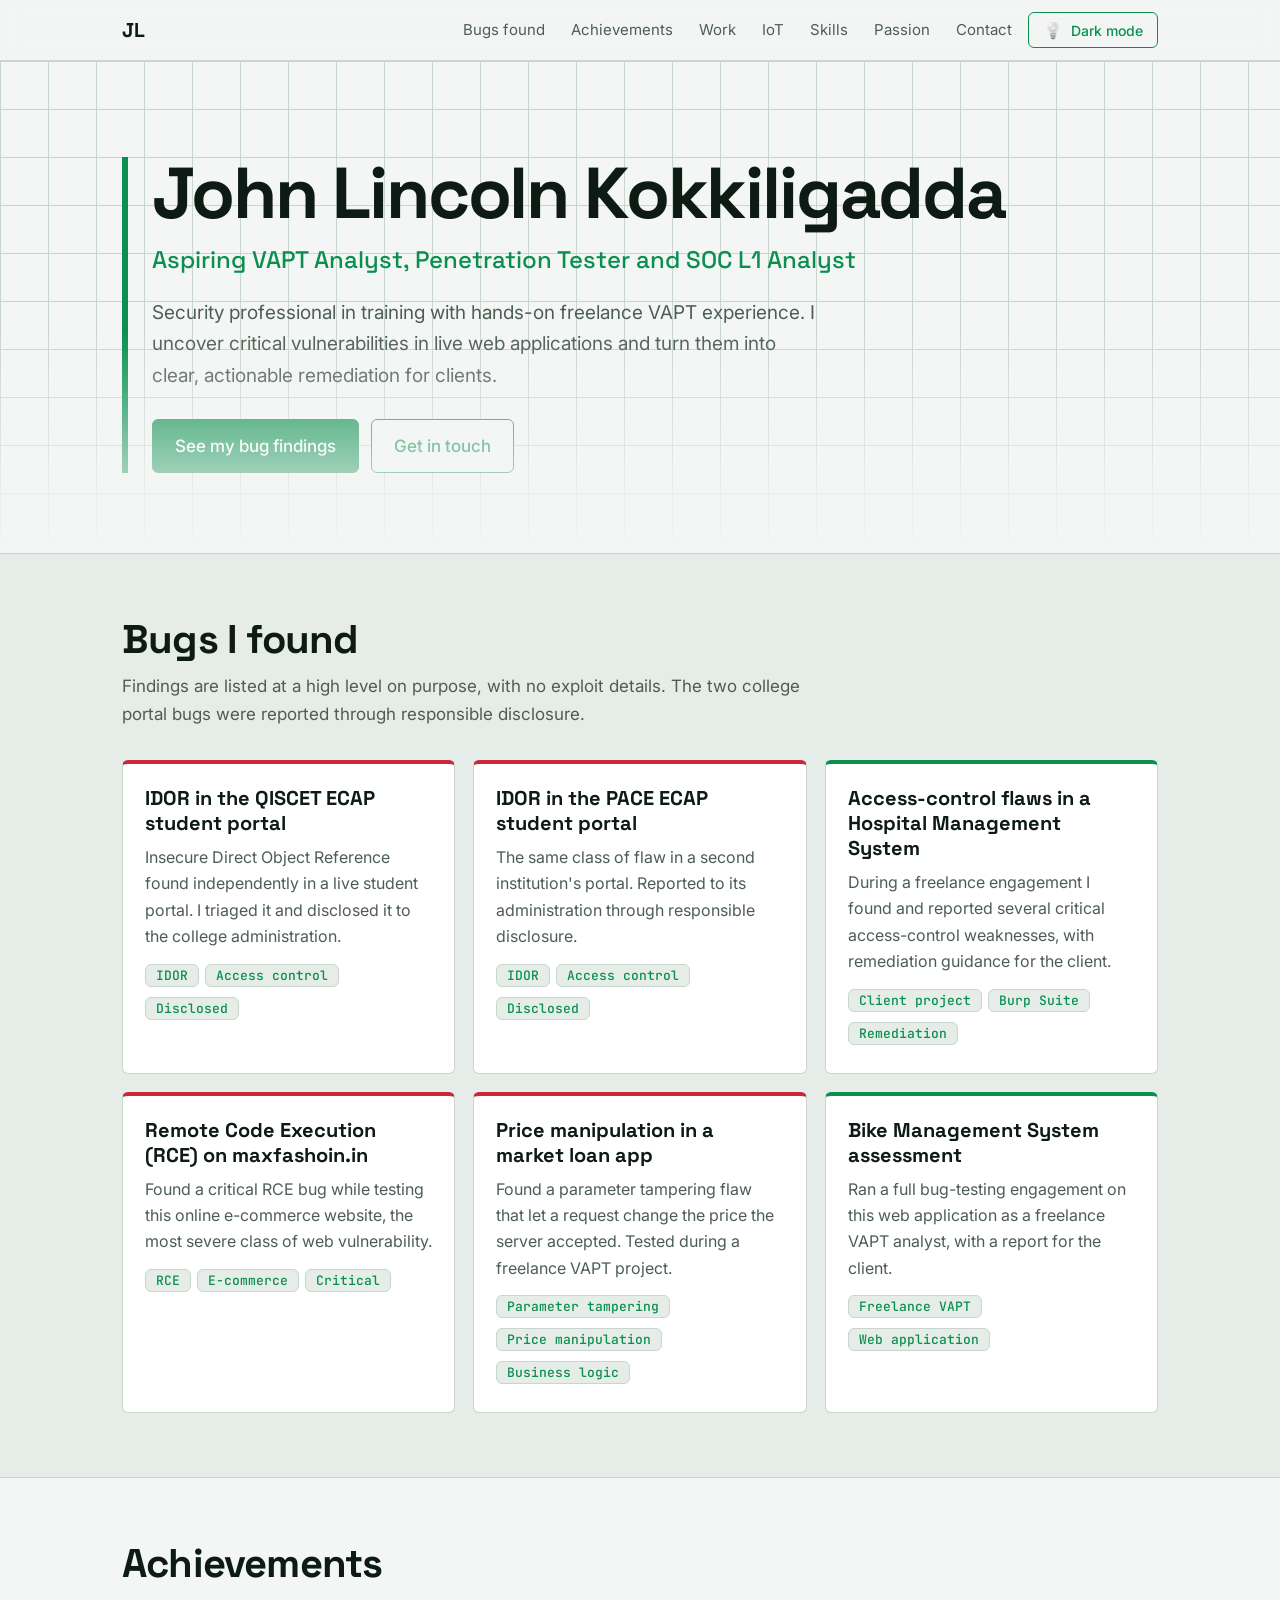
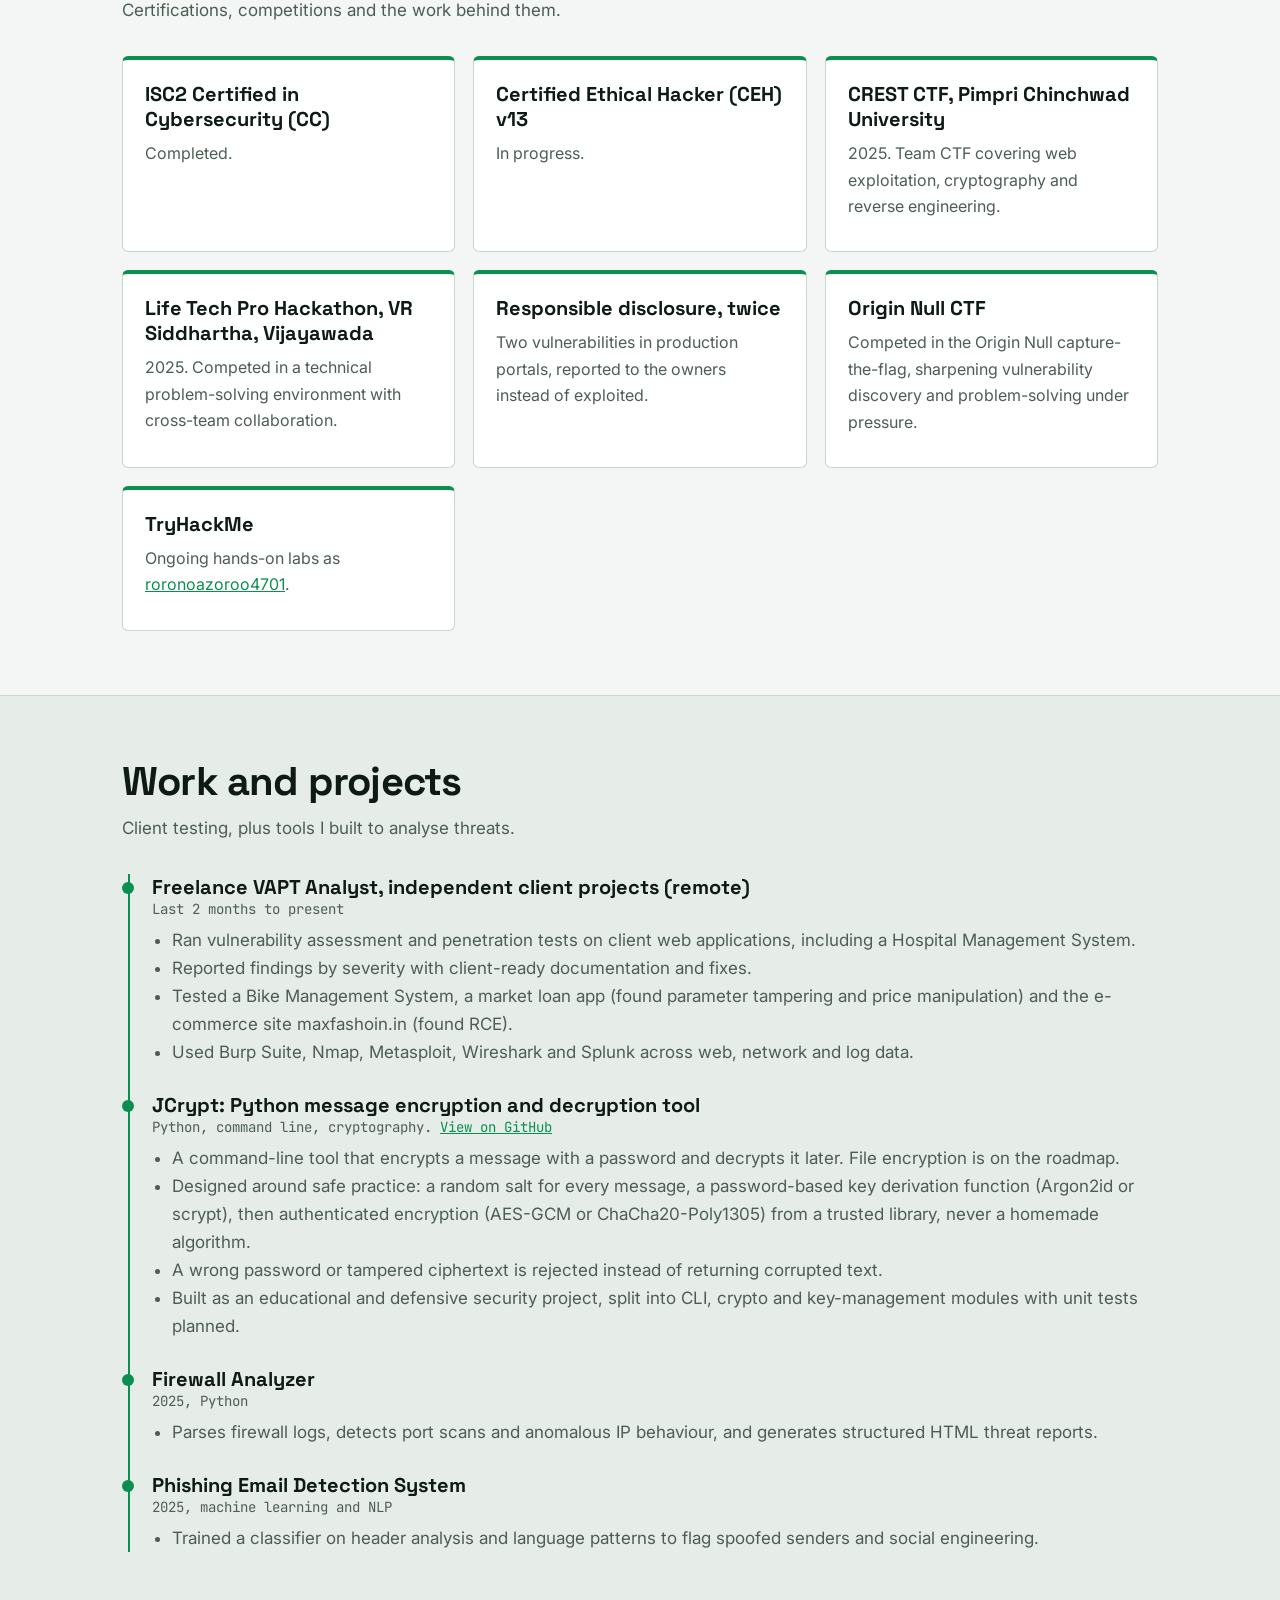
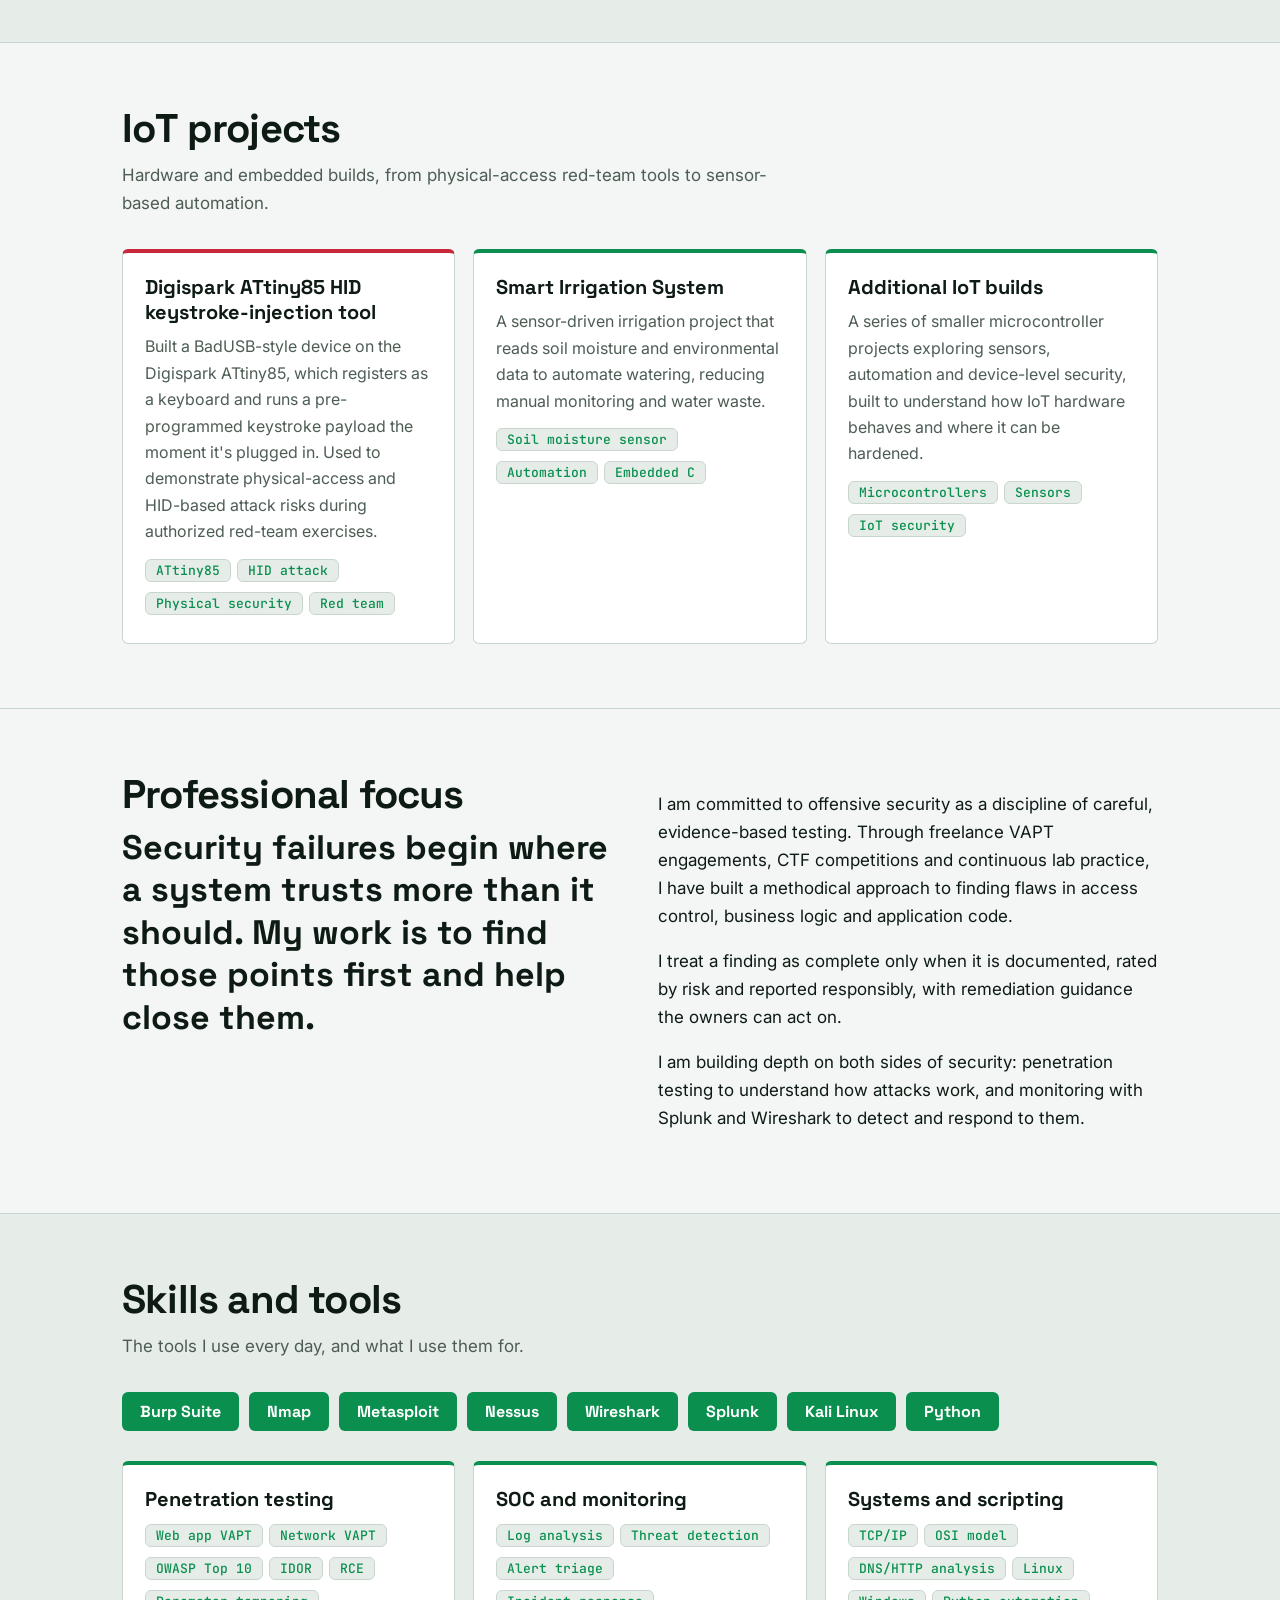
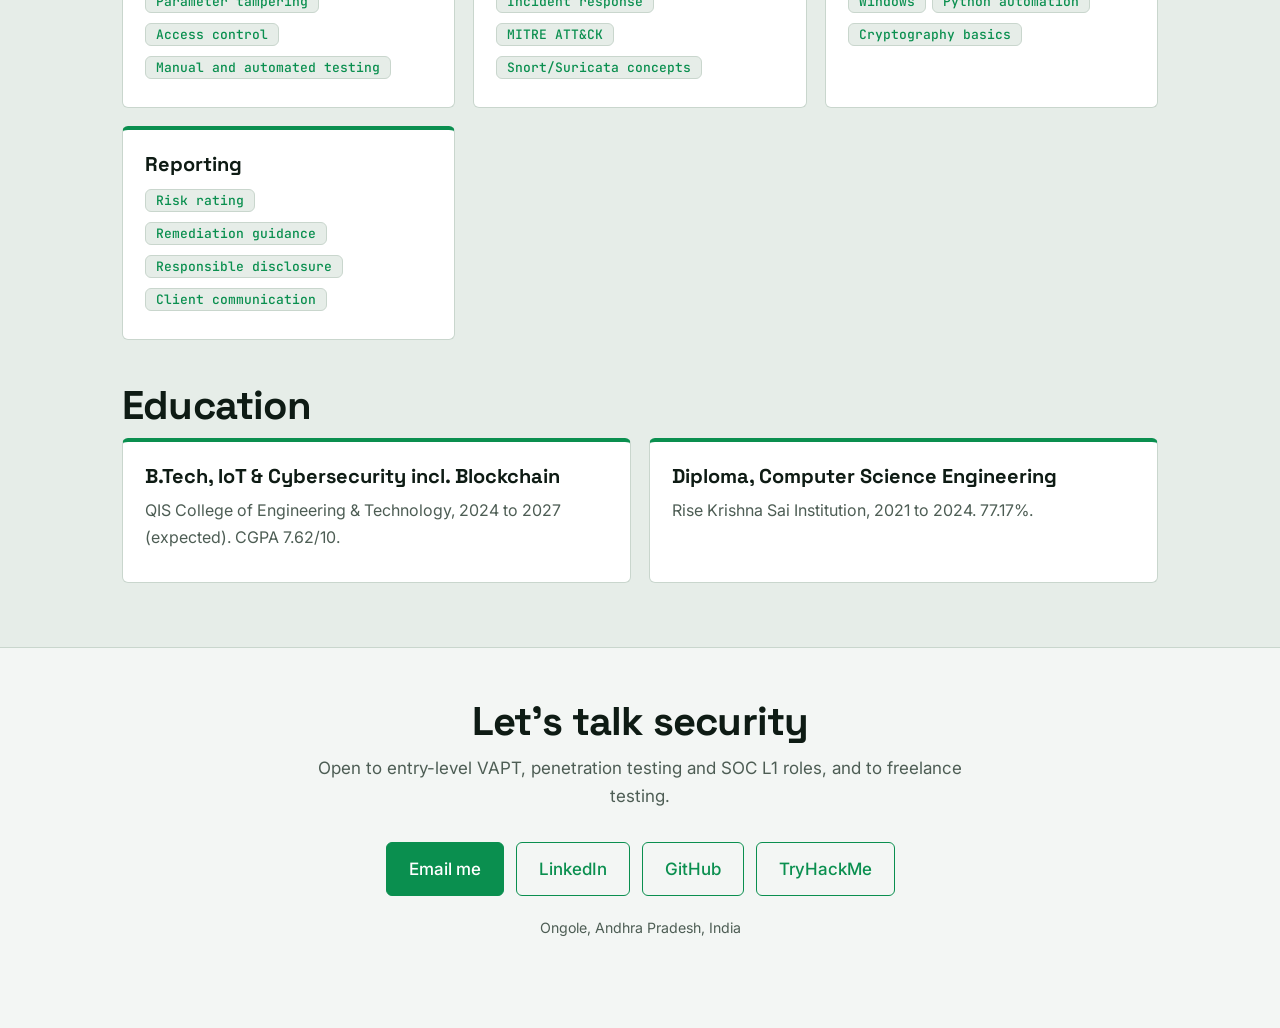
<file: index.html>
<!DOCTYPE html>
<html lang="en">
<head>
  <meta charset="utf-8">
  <meta name="viewport" content="width=device-width, initial-scale=1, viewport-fit=cover">
  <title>John Lincoln Kokkiligadda | VAPT Analyst &amp; SOC Aspirant</title>
  <link rel="preconnect" href="https://fonts.googleapis.com">
  <link href="https://fonts.googleapis.com/css2?family=Space+Grotesk:wght@500;700&family=Inter:wght@400;500&family=JetBrains+Mono:wght@400;500&display=swap" rel="stylesheet">
  <link rel="stylesheet" href="css/style.css">
</head>
<body>
<header><div class="wrap"><nav>
<a class="logo" href="#top">JL</a>
<a class="nav-link" href="#bugs">Bugs found</a><a class="nav-link" href="#wins">Achievements</a><a class="nav-link" href="#work">Work</a><a class="nav-link" href="#iot">IoT</a><a class="nav-link" href="#skills">Skills</a><a class="nav-link" href="#passion">Passion</a><a class="nav-link" href="#contact">Contact</a>
<button id="theme-toggle" aria-label="Switch between light and dark theme"><span id="theme-icon" aria-hidden="true">💡</span> <span id="theme-label">Dark mode</span></button>
</nav></div></header>

<main id="top">
<div class="hero"><div class="wrap">
<div class="hero-content">
<h1>John Lincoln Kokkiligadda</h1>
<p class="role">Aspiring VAPT Analyst, Penetration Tester and SOC L1 Analyst</p>
<p class="intro">Security professional in training with hands-on freelance VAPT experience. I uncover critical vulnerabilities in live web applications and turn them into clear, actionable remediation for clients.</p>
<div class="buttons"><a class="btn btn-solid" href="#bugs">See my bug findings</a><a class="btn btn-outline" href="#contact">Get in touch</a></div>
</div></div></div>

<section id="bugs" class="soft"><div class="wrap">
<h2>Bugs I found</h2>
<p class="lead">Findings are listed at a high level on purpose, with no exploit details. The two college portal bugs were reported through responsible disclosure.</p>
<div class="grid">
<article class="card critical"><h3>IDOR in the QISCET ECAP student portal</h3><p>Insecure Direct Object Reference found independently in a live student portal. I triaged it and disclosed it to the college administration.</p><span class="tag">IDOR</span><span class="tag">Access control</span><span class="tag">Disclosed</span></article>
<article class="card critical"><h3>IDOR in the PACE ECAP student portal</h3><p>The same class of flaw in a second institution's portal. Reported to its administration through responsible disclosure.</p><span class="tag">IDOR</span><span class="tag">Access control</span><span class="tag">Disclosed</span></article>
<article class="card"><h3>Access-control flaws in a Hospital Management System</h3><p>During a freelance engagement I found and reported several critical access-control weaknesses, with remediation guidance for the client.</p><span class="tag">Client project</span><span class="tag">Burp Suite</span><span class="tag">Remediation</span></article>
<article class="card critical"><h3>Remote Code Execution (RCE) on maxfashoin.in</h3><p>Found a critical RCE bug while testing this online e-commerce website, the most severe class of web vulnerability.</p><span class="tag">RCE</span><span class="tag">E-commerce</span><span class="tag">Critical</span></article>
<article class="card critical"><h3>Price manipulation in a market loan app</h3><p>Found a parameter tampering flaw that let a request change the price the server accepted. Tested during a freelance VAPT project.</p><span class="tag">Parameter tampering</span><span class="tag">Price manipulation</span><span class="tag">Business logic</span></article>
<article class="card"><h3>Bike Management System assessment</h3><p>Ran a full bug-testing engagement on this web application as a freelance VAPT analyst, with a report for the client.</p><span class="tag">Freelance VAPT</span><span class="tag">Web application</span></article>
</div></div></section>

<section id="wins"><div class="wrap">
<h2>Achievements</h2>
<p class="lead">Certifications, competitions and the work behind them.</p>
<div class="grid">
<div class="card"><h3>ISC2 Certified in Cybersecurity (CC)</h3><p>Completed.</p></div>
<div class="card"><h3>Certified Ethical Hacker (CEH) v13</h3><p>In progress.</p></div>
<div class="card"><h3>CREST CTF, Pimpri Chinchwad University</h3><p>2025. Team CTF covering web exploitation, cryptography and reverse engineering.</p></div>
<div class="card"><h3>Life Tech Pro Hackathon, VR Siddhartha, Vijayawada</h3><p>2025. Competed in a technical problem-solving environment with cross-team collaboration.</p></div>
<div class="card"><h3>Responsible disclosure, twice</h3><p>Two vulnerabilities in production portals, reported to the owners instead of exploited.</p></div>
<div class="card"><h3>Origin Null CTF</h3><p>Competed in the Origin Null capture-the-flag, sharpening vulnerability discovery and problem-solving under pressure.</p></div>
<div class="card"><h3>TryHackMe</h3><p>Ongoing hands-on labs as <a href="https://tryhackme.com/p/roronoazoroo4701">roronoazoroo4701</a>.</p></div>
</div></div></section>

<section id="work" class="soft"><div class="wrap">
<h2>Work and projects</h2>
<p class="lead">Client testing, plus tools I built to analyse threats.</p>
<div class="timeline">
<div class="item"><h3>Freelance VAPT Analyst, independent client projects (remote)</h3><div class="when">Last 2 months to present</div>
<ul><li>Ran vulnerability assessment and penetration tests on client web applications, including a Hospital Management System.</li><li>Reported findings by severity with client-ready documentation and fixes.</li><li>Tested a Bike Management System, a market loan app (found parameter tampering and price manipulation) and the e-commerce site maxfashoin.in (found RCE).</li><li>Used Burp Suite, Nmap, Metasploit, Wireshark and Splunk across web, network and log data.</li></ul></div>
<div class="item"><h3>JCrypt: Python message encryption and decryption tool</h3><div class="when">Python, command line, cryptography. <a href="https://github.com/johnlincoln-pen/JCrypt_Tool">View on GitHub</a></div>
<ul><li>A command-line tool that encrypts a message with a password and decrypts it later. File encryption is on the roadmap.</li><li>Designed around safe practice: a random salt for every message, a password-based key derivation function (Argon2id or scrypt), then authenticated encryption (AES-GCM or ChaCha20-Poly1305) from a trusted library, never a homemade algorithm.</li><li>A wrong password or tampered ciphertext is rejected instead of returning corrupted text.</li><li>Built as an educational and defensive security project, split into CLI, crypto and key-management modules with unit tests planned.</li></ul></div>
<div class="item"><h3>Firewall Analyzer</h3><div class="when">2025, Python</div>
<ul><li>Parses firewall logs, detects port scans and anomalous IP behaviour, and generates structured HTML threat reports.</li></ul></div>
<div class="item"><h3>Phishing Email Detection System</h3><div class="when">2025, machine learning and NLP</div>
<ul><li>Trained a classifier on header analysis and language patterns to flag spoofed senders and social engineering.</li></ul></div>
</div></div></section>

<section id="iot"><div class="wrap">
<h2>IoT projects</h2>
<p class="lead">Hardware and embedded builds, from physical-access red-team tools to sensor-based automation.</p>
<div class="grid">
<article class="card critical"><h3>Digispark ATtiny85 HID keystroke-injection tool</h3><p>Built a BadUSB-style device on the Digispark ATtiny85, which registers as a keyboard and runs a pre-programmed keystroke payload the moment it's plugged in. Used to demonstrate physical-access and HID-based attack risks during authorized red-team exercises.</p><span class="tag">ATtiny85</span><span class="tag">HID attack</span><span class="tag">Physical security</span><span class="tag">Red team</span></article>
<article class="card"><h3>Smart Irrigation System</h3><p>A sensor-driven irrigation project that reads soil moisture and environmental data to automate watering, reducing manual monitoring and water waste.</p><span class="tag">Soil moisture sensor</span><span class="tag">Automation</span><span class="tag">Embedded C</span></article>
<article class="card"><h3>Additional IoT builds</h3><p>A series of smaller microcontroller projects exploring sensors, automation and device-level security, built to understand how IoT hardware behaves and where it can be hardened.</p><span class="tag">Microcontrollers</span><span class="tag">Sensors</span><span class="tag">IoT security</span></article>
</div></div></section>

<section id="passion"><div class="wrap passion-grid">
<div><h2>Professional focus</h2><p class="quote">Security failures begin where a system trusts more than it should. My work is to find those points first and help close them.</p></div>
<div>
<p>I am committed to offensive security as a discipline of careful, evidence-based testing. Through freelance VAPT engagements, CTF competitions and continuous lab practice, I have built a methodical approach to finding flaws in access control, business logic and application code.</p>
<p>I treat a finding as complete only when it is documented, rated by risk and reported responsibly, with remediation guidance the owners can act on.</p>
<p>I am building depth on both sides of security: penetration testing to understand how attacks work, and monitoring with Splunk and Wireshark to detect and respond to them.</p>
</div></div></section>

<section class="soft"><div class="wrap">
<h2 id="skills">Skills and tools</h2>
<p class="lead">The tools I use every day, and what I use them for.</p>
<div class="tools"><span class="tool">Burp Suite</span><span class="tool">Nmap</span><span class="tool">Metasploit</span><span class="tool">Nessus</span><span class="tool">Wireshark</span><span class="tool">Splunk</span><span class="tool">Kali Linux</span><span class="tool">Python</span></div>
<div class="grid">
<div class="card"><h3>Penetration testing</h3><span class="tag">Web app VAPT</span><span class="tag">Network VAPT</span><span class="tag">OWASP Top 10</span><span class="tag">IDOR</span><span class="tag">RCE</span><span class="tag">Parameter tampering</span><span class="tag">Access control</span><span class="tag">Manual and automated testing</span></div>
<div class="card"><h3>SOC and monitoring</h3><span class="tag">Log analysis</span><span class="tag">Threat detection</span><span class="tag">Alert triage</span><span class="tag">Incident response</span><span class="tag">MITRE ATT&amp;CK</span><span class="tag">Snort/Suricata concepts</span></div>
<div class="card"><h3>Systems and scripting</h3><span class="tag">TCP/IP</span><span class="tag">OSI model</span><span class="tag">DNS/HTTP analysis</span><span class="tag">Linux</span><span class="tag">Windows</span><span class="tag">Python automation</span><span class="tag">Cryptography basics</span></div>
<div class="card"><h3>Reporting</h3><span class="tag">Risk rating</span><span class="tag">Remediation guidance</span><span class="tag">Responsible disclosure</span><span class="tag">Client communication</span></div>
</div>
<h2 class="spaced">Education</h2>
<div class="grid">
<div class="card"><h3>B.Tech, IoT &amp; Cybersecurity incl. Blockchain</h3><p>QIS College of Engineering &amp; Technology, 2024 to 2027 (expected). CGPA 7.62/10.</p></div>
<div class="card"><h3>Diploma, Computer Science Engineering</h3><p>Rise Krishna Sai Institution, 2021 to 2024. 77.17%.</p></div>
</div></div></section>
</main>

<footer id="contact"><div class="wrap">
<h2>Let's talk security</h2>
<p class="lead centered">Open to entry-level VAPT, penetration testing and SOC L1 roles, and to freelance testing.</p>
<div class="links">
<a class="btn btn-solid" href="mailto:kokkiligadda.johnlincoln@gmail.com">Email me</a>
<a class="btn btn-outline" href="https://linkedin.com/in/k-john-lincoln">LinkedIn</a>
<a class="btn btn-outline" href="https://github.com/JohnLincoln-k">GitHub</a>
<a class="btn btn-outline" href="https://tryhackme.com/p/roronoazoroo4701">TryHackMe</a>
</div>
<p><small>Ongole, Andhra Pradesh, India</small></p>
</div></footer>


<script src="js/main.js"></script>
</body>
</html>
</file>
<file: css/style.css>
/* ==========================================================
   John Lincoln Kokkiligadda: Portfolio styles
   1. Theme colors  2. Base  3. Header  4. Hero  5. Sections
   6. Cards and tags  7. Timeline  8. Footer  9. Responsive
   ========================================================== */

/* 1. THEME COLORS ------------------------------------------
   Light = white + blue. Dark = black + red.
   Change a color here and the whole site updates. */
:root {
  /* Light mode: graphite + terminal green, built to read like a security console */
  --bg: #f3f6f4;
  --bg-soft: #e6ede8;
  --text: #0e1b14;
  --muted: #4d5d54;
  --accent: #0a8f4f;
  --on-accent: #ffffff;
  --border: #c9d6cd;
  --card: #ffffff;
  --danger: #c9283a;

  --font-heading: 'Space Grotesk', 'Segoe UI', system-ui, sans-serif;
  --font-body: 'Inter', 'Segoe UI', system-ui, sans-serif;
  --font-mono: 'JetBrains Mono', ui-monospace, Consolas, monospace;
  --radius: 6px;

  /* keeps content clear of phone notches and system bars */
  box-sizing: border-box;
  padding-top: env(safe-area-inset-top, 0px);
  padding-bottom: env(safe-area-inset-bottom, 0px);
}

/* Dark mode: black terminal + neon green, used when the visitor's device
   prefers dark... */
@media (prefers-color-scheme: dark) {
  :root:not([data-theme="light"]) {
    --bg: #040705; --bg-soft: #0a120d; --text: #e9fbf1; --muted: #8fae9b;
    --accent: #39ff88; --on-accent: #040705; --border: #163024;
    --card: #080f0a; --danger: #ff5a5a;
  }
}
/* ...or when the toggle button sets data-theme="dark" */
:root[data-theme="dark"] {
  --bg: #040705; --bg-soft: #0a120d; --text: #e9fbf1; --muted: #8fae9b;
  --accent: #39ff88; --on-accent: #040705; --border: #163024;
  --card: #080f0a; --danger: #ff5a5a;
}

/* 2. BASE -------------------------------------------------- */
* { box-sizing: border-box; }
html {
  height: 100%;
  scroll-behavior: smooth;
  scroll-padding-top: calc(72px + env(safe-area-inset-top, 0px));
}
body {
  margin: 0;
  background: var(--bg);
  color: var(--text);
  font: 400 17px/1.65 var(--font-body);
  transition: background 0.25s, color 0.25s;
}
a { color: var(--accent); }
:focus-visible { outline: 3px solid var(--accent); outline-offset: 3px; }
.wrap { max-width: 1080px; margin: 0 auto; padding: 0 22px; }

/* 3. HEADER ------------------------------------------------ */
header {
  position: sticky;
  top: env(safe-area-inset-top, 0px);
  z-index: 10;
  background: color-mix(in srgb, var(--bg) 90%, transparent);
  backdrop-filter: blur(10px);
  border-bottom: 1px solid var(--border);
}
nav { display: flex; align-items: center; gap: 6px; height: 60px; }
.logo {
  margin-right: auto;
  font: 700 20px var(--font-heading);
  color: var(--text);
  text-decoration: none;
}
.nav-link {
  color: var(--muted);
  text-decoration: none;
  font-size: 15px;
  padding: 6px 10px;
  border-radius: var(--radius);
}
.nav-link:hover { color: var(--accent); background: var(--bg-soft); }
#theme-toggle {
  display: inline-flex;
  align-items: center;
  gap: 8px;
  border: 1.5px solid var(--accent);
  background: transparent;
  color: var(--accent);
  border-radius: var(--radius);
  padding: 7px 14px;
  font: 500 14px var(--font-body);
  cursor: pointer;
}
#theme-toggle:hover { background: var(--accent); color: var(--on-accent); }
#theme-icon { font-size: 16px; filter: grayscale(1); opacity: 0.75; }
/* the bulb "lights up" in dark mode, where it matters most */
:root[data-theme="dark"] #theme-icon { filter: none; opacity: 1; }
@media (prefers-color-scheme: dark) {
  :root:not([data-theme="light"]) #theme-icon { filter: none; opacity: 1; }
}

/* 4. HERO -------------------------------------------------- */
.hero {
  padding: 96px 0 80px;
  background:
    linear-gradient(var(--border) 1px, transparent 1px) 0 0 / 48px 48px,
    linear-gradient(90deg, var(--border) 1px, transparent 1px) 0 0 / 48px 48px;
  /* fades the grid out toward the bottom */
  -webkit-mask-image: linear-gradient(#000 55%, transparent);
  mask-image: linear-gradient(#000 55%, transparent);
}
.hero-content { border-left: 6px solid var(--accent); padding-left: 24px; }
h1 {
  margin: 0 0 14px;
  font: 700 clamp(38px, 7vw, 72px)/1.02 var(--font-heading);
  letter-spacing: -0.03em;
}
.role {
  margin: 0 0 20px;
  font: 500 clamp(18px, 2.4vw, 24px)/1.35 var(--font-heading);
  color: var(--accent);
}
.intro { max-width: 56ch; margin: 0 0 28px; font-size: 19px; color: var(--muted); }
.buttons { display: flex; gap: 12px; flex-wrap: wrap; }
.btn {
  display: inline-block;
  padding: 12px 22px;
  border: 1.5px solid var(--accent);
  border-radius: var(--radius);
  font-weight: 500;
  text-decoration: none;
}
.btn-solid { background: var(--accent); color: var(--on-accent); }
.btn-outline { color: var(--accent); background: var(--bg); }
.btn:hover { transform: translateY(-2px); }

/* 5. SECTIONS ---------------------------------------------- */
section { padding: 64px 0; border-top: 1px solid var(--border); }
section.soft { background: var(--bg-soft); }
h2 {
  margin: 0 0 10px;
  font: 700 clamp(28px, 4vw, 40px)/1.1 var(--font-heading);
  letter-spacing: -0.02em;
}
.lead { max-width: 62ch; margin: 0 0 32px; color: var(--muted); }
.grid { display: grid; gap: 18px; grid-template-columns: repeat(auto-fit, minmax(290px, 1fr)); }
.passion-grid { display: grid; gap: 36px; grid-template-columns: 1fr 1fr; }
.quote { margin: 0; font: 700 clamp(24px, 3.4vw, 34px)/1.25 var(--font-heading); }

/* 6. CARDS AND TAGS ---------------------------------------- */
.card {
  background: var(--card);
  border: 1px solid var(--border);
  border-top: 4px solid var(--accent);
  border-radius: var(--radius);
  padding: 22px;
}
.card.critical { border-top-color: var(--danger); }
.card h3 { margin: 0 0 8px; font: 700 20px/1.25 var(--font-heading); }
.card p { margin: 0 0 10px; color: var(--muted); font-size: 16px; }
.tag {
  display: inline-block;
  margin: 0 6px 6px 0;
  padding: 2px 10px;
  font: 500 13px var(--font-mono);
  color: var(--accent);
  background: var(--bg-soft);
  border: 1px solid var(--border);
  border-radius: var(--radius);
}
.tools { display: flex; flex-wrap: wrap; gap: 10px; margin: 0 0 30px; }
.tool {
  padding: 9px 18px;
  font: 700 16px var(--font-heading);
  color: var(--on-accent);
  background: var(--accent);
  border-radius: var(--radius);
}

/* 7. TIMELINE (work and projects) -------------------------- */
.timeline { margin-left: 6px; padding-left: 22px; border-left: 2px solid var(--accent); }
.item { position: relative; margin-bottom: 26px; }
.item::before {
  content: "";
  position: absolute; left: -30px; top: 8px;
  width: 12px; height: 12px;
  background: var(--accent);
  border-radius: 50%;
}
.item h3 { margin: 0; font: 700 20px var(--font-heading); }
.item .when { font: 400 14px var(--font-mono); color: var(--muted); }
.item ul { margin: 8px 0 0; padding-left: 20px; color: var(--muted); }

/* 8. FOOTER ------------------------------------------------ */
footer { padding: 52px 0 70px; border-top: 1px solid var(--border); text-align: center; }
.links { display: flex; gap: 12px; justify-content: center; flex-wrap: wrap; margin-top: 22px; }
footer small { color: var(--muted); }

/* 9. RESPONSIVE -------------------------------------------- */
@media (max-width: 760px) {
  .nav-link { display: none; }
  .passion-grid { grid-template-columns: 1fr; }
  .hero { padding: 56px 0 48px; }
}
@media (prefers-reduced-motion: reduce) {
  * { transition: none !important; scroll-behavior: auto !important; }
}

/* Small helpers */
.spaced { margin-top: 44px; }
.centered { margin-inline: auto; }
</file>
